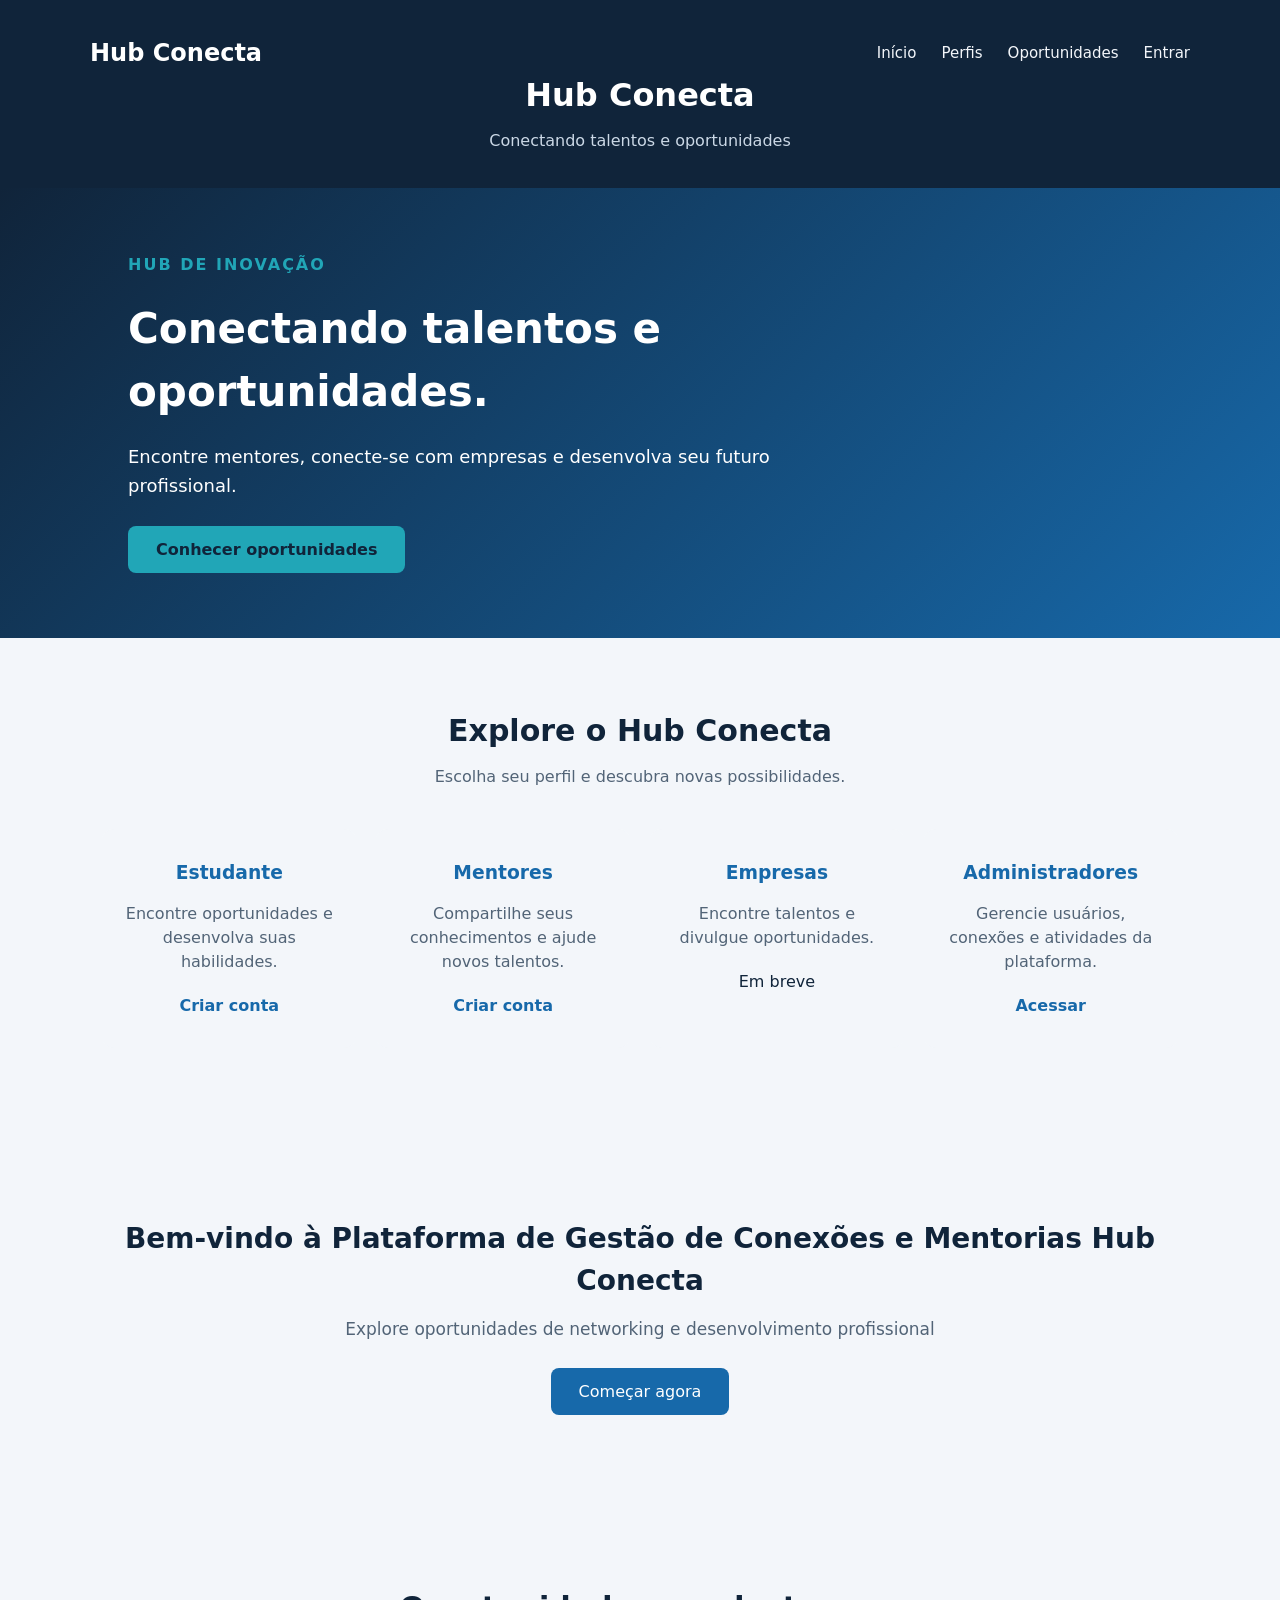
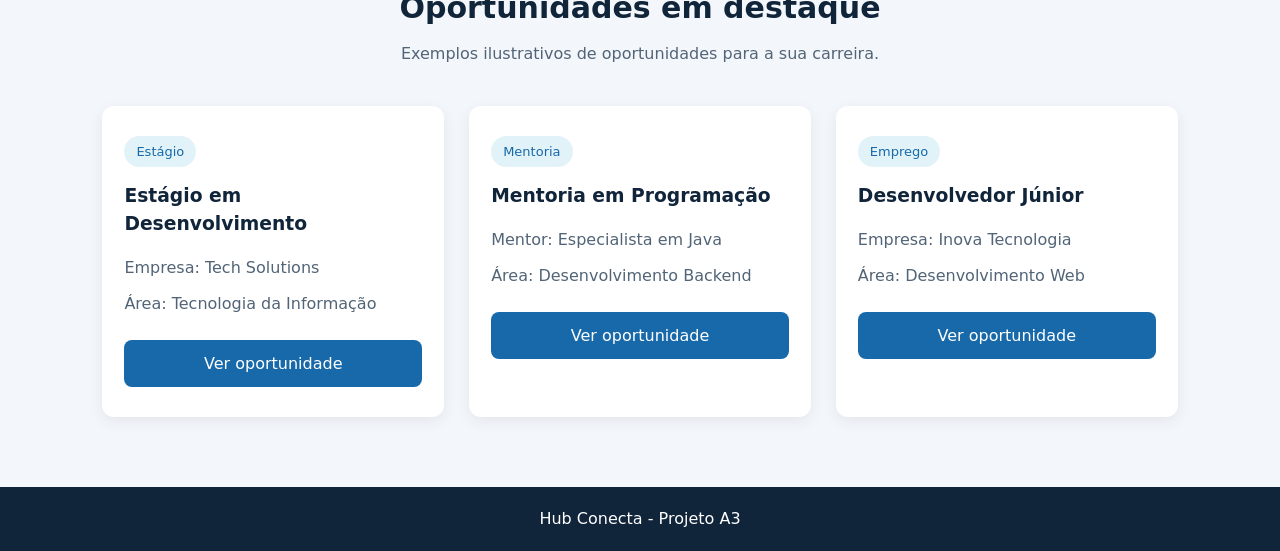
<file: frontend/index.html>
<!DOCTYPE html>
<html lang="pt-BR">
<head>
    <meta charset="UTF-8">
    <meta name="viewport" content="width=device-width, initial-scale=1.0">
    <title>Hub Conecta | Gestão de Conexões e Mentorias</title>
    <link rel="stylesheet" href="style.css">
</head>
<body>

    <header>
        <nav class="menu">
            <h2>Hub Conecta</h2>
            <ul>
                <li><a href="index.html">Início</a></li>
                <li><a href="#perfis">Perfis</a></li>
                <li><a href="#oportunidades">Oportunidades</a></li>
                <li><a href="login.html">Entrar</a></li>
            </ul>
        </nav>
        <h1>Hub Conecta</h1>
        <p>Conectando talentos e oportunidades</p>
    </header>

    <section class="inicio">
        <div class="inicio-conteudo">
            <span>HUB DE INOVAÇÃO</span>

            <h2>Conectando talentos e oportunidades.</h2>

            <p>
                Encontre mentores, conecte-se com empresas
                e desenvolva seu futuro profissional.
            </p>

            <button type="button" onclick="location.href='#oportunidades'">Conhecer oportunidades</button>
        </div>
    </section>

    <section class="perfis" id="perfis">
        <h2>Explore o Hub Conecta</h2>
        <p class="subtitulo">
            Escolha seu perfil e descubra novas possibilidades.
        </p>
        <div class="perfis-container">

            <div class="perfil-card">
                <h3>Estudante</h3>
                <p>Encontre oportunidades e desenvolva suas habilidades.</p>
                <a href="cadastro.html">Criar conta</a>
            </div>

            <div class="perfil-card">
                <h3>Mentores</h3>
                <p>Compartilhe seus conhecimentos e ajude novos talentos.</p>
                <a href="cadastro.html">Criar conta</a>
            </div>

            <div class="perfil-card">
                <h3>Empresas</h3>
                <p>Encontre talentos e divulgue oportunidades.</p>
                <span>Em breve</span>
            </div>

            <div class="perfil-card">
                <h3>Administradores</h3>
                <p>Gerencie usuários, conexões e atividades da plataforma.</p>
                <a href="login.html">Acessar</a>
            </div>

        </div>
    </section>

    <main>
        <h2>Bem-vindo à Plataforma de Gestão de Conexões e Mentorias Hub Conecta</h2>
        <p>Explore oportunidades de networking e desenvolvimento profissional</p>

        <button type="button" onclick="location.href='cadastro.html'">Começar agora</button>
    </main>

    <section class="oportunidades" id="oportunidades">
        <h2>Oportunidades em destaque</h2>
        <p class="subtitulo">
            Exemplos ilustrativos de oportunidades para a sua carreira.
        </p>
        <div class="oportunidades-container" id="listaOportunidades">

            <div class="oportunidade-card">
                <span class="categoria">Estágio</span>
                <h3>Estágio em Desenvolvimento</h3>
                <p>Empresa: Tech Solutions</p>
                <p>Área: Tecnologia da Informação</p>
                <button type="button">Ver oportunidade</button>
            </div>

            <div class="oportunidade-card">
                <span class="categoria">Mentoria</span>
                <h3>Mentoria em Programação</h3>
                <p>Mentor: Especialista em Java</p>
                <p>Área: Desenvolvimento Backend</p>
                <button type="button">Ver oportunidade</button>
            </div>

            <div class="oportunidade-card">
                <span class="categoria">Emprego</span>
                <h3>Desenvolvedor Júnior</h3>
                <p>Empresa: Inova Tecnologia</p>
                <p>Área: Desenvolvimento Web</p>
                <button type="button">Ver oportunidade</button>
            </div>

        </div>
    </section>

    <footer>
        <p>Hub Conecta - Projeto A3</p>
    </footer>

    <script src="app.js"></script>

</body>
</html>
</file>
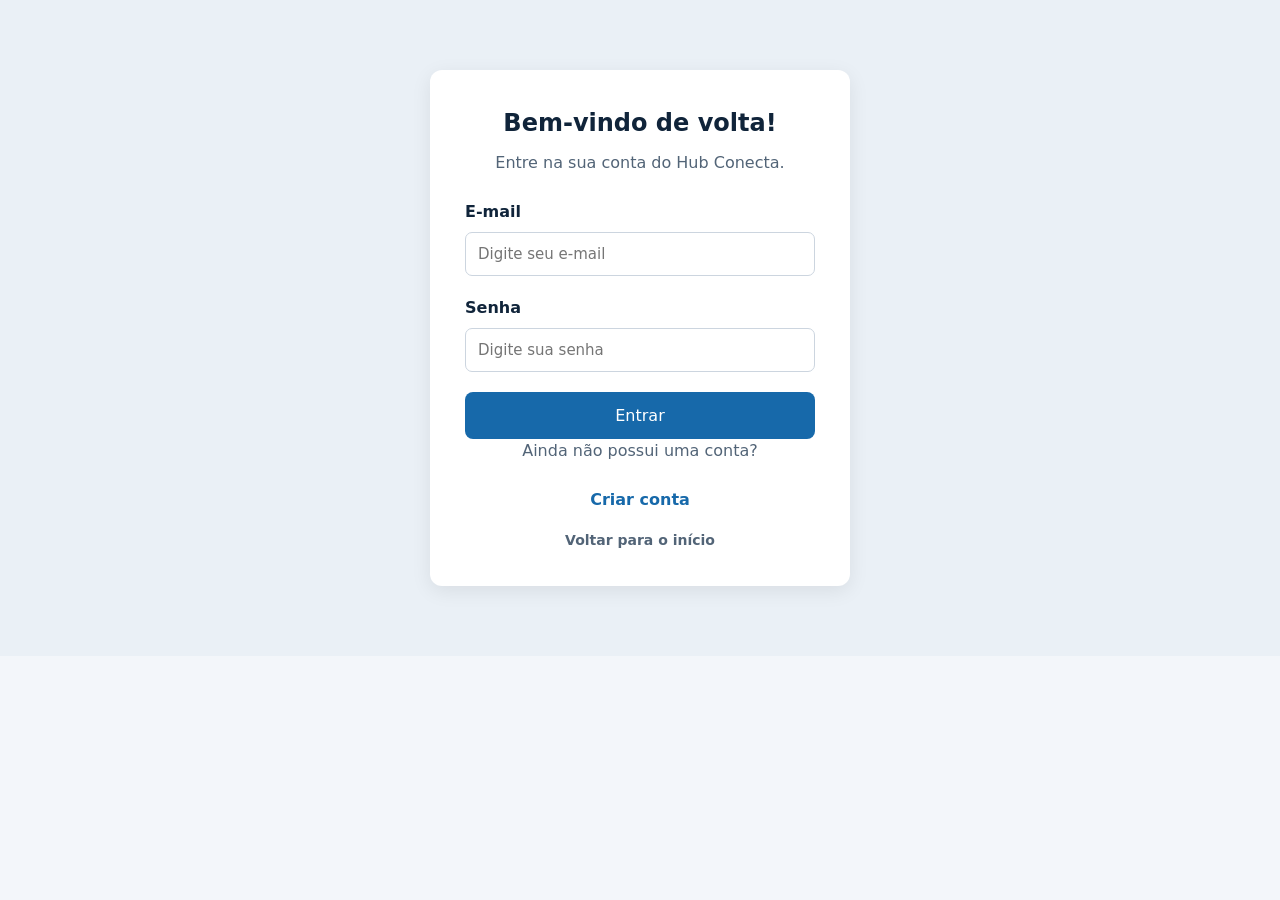
<file: frontend/administrador.html>
<!DOCTYPE html>
<html lang="pt-BR">
<head>
    <meta charset="UTF-8">
    <meta name="viewport" content="width=device-width, initial-scale=1.0">
    <title>Administração | Hub Conecta</title>
    <link rel="stylesheet" href="style.css">
</head>

<body data-perfil="administrador">

    <header class="menu">
        <h2>Hub Conecta</h2>
        <a href="#" onclick="sair(); return false;">Sair</a>
    </header>

    <main class="inicio">
        <h1>Painel Administrativo</h1>
        <p id="mensagemBoasVindas">Bem-vindo ao Hub Conecta!</p>
        <p>Gerencie usuários, mentorias e oportunidades.</p>
    </main>

    <section class="perfis">

        <div class="card">
            <h2>Usuários</h2>
            <p>Gerencie os usuários cadastrados.</p>
        </div>

        <div class="card">
            <h2>Mentorias</h2>
            <p>Acompanhe as mentorias da plataforma.</p>
        </div>

        <div class="card">
            <h2>Oportunidades</h2>
            <p>Gerencie as oportunidades disponíveis.</p>
        </div>

    </section>
    <section class="projetos"> <!-- Vitrine com os projetos dos estudantes (somente leitura) -->
        <h2>Vitrine de projetos</h2>
        <div id="listaVitrine" class="lista-projetos">Carregando...</div>
    </section>
    <script src="app.js"></script>

</body>
</html>
</file>
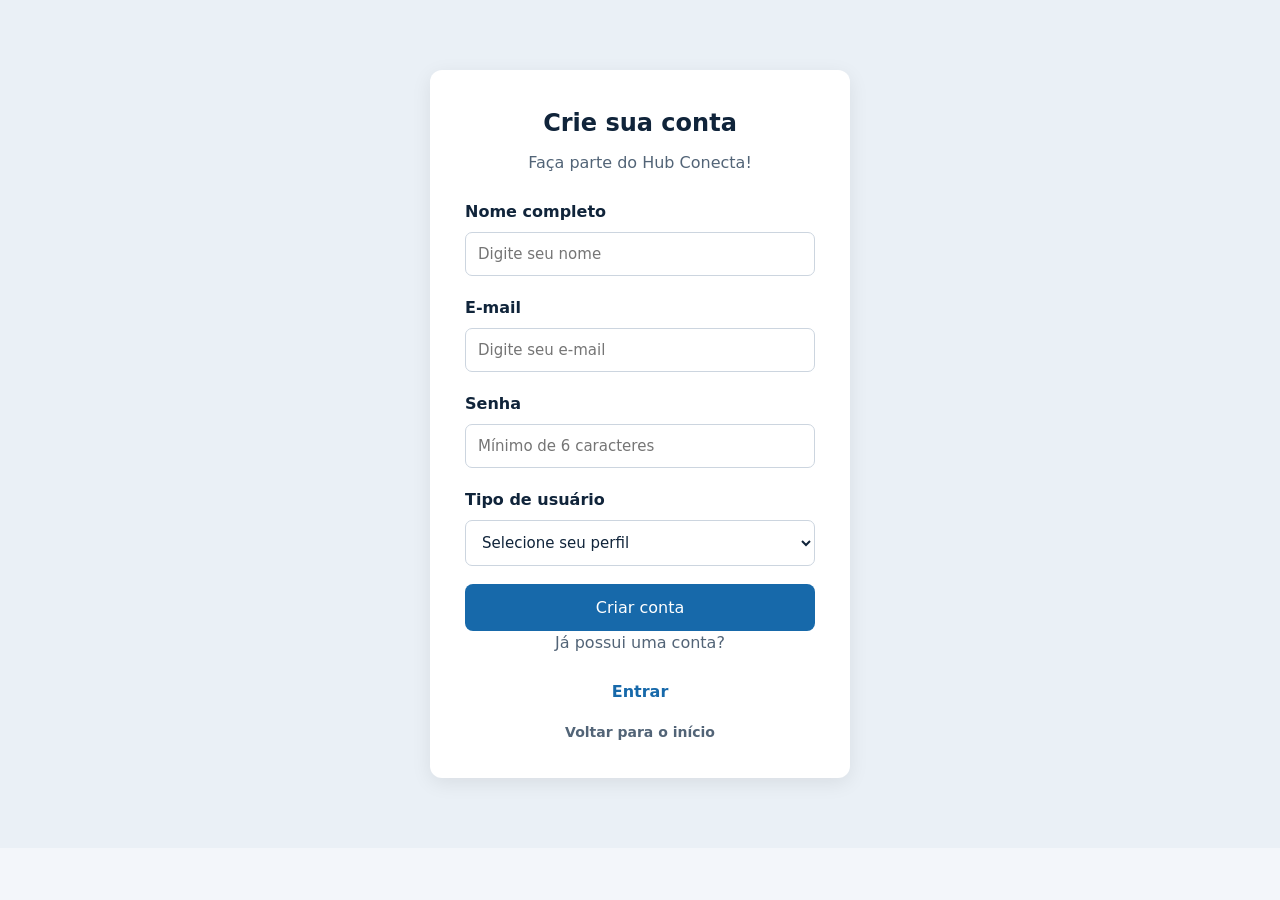
<file: frontend/cadastro.html>
<!DOCTYPE html>
<html lang="pt-BR">
<head>
    <meta charset="UTF-8">
    <meta name="viewport" content="width=device-width, initial-scale=1.0">
    <title>Cadastro | Hub Conecta</title>
    <link rel="stylesheet" href="style.css">
</head>

<body>

    <section class="login pagina-acesso">
        <div class="login-card">

            <h2>Crie sua conta</h2>
            <p>Faça parte do Hub Conecta!</p>

            <form id="formCadastro">

                <label for="nomeCadastro">Nome completo</label>
                <input type="text" id="nomeCadastro"
                    placeholder="Digite seu nome" required>

                <label for="emailCadastro">E-mail</label>
                <input type="email" id="emailCadastro"
                    placeholder="Digite seu e-mail" required>

                <!-- minlength/maxlength espelham a regra do back-end (6 a 72 caracteres) -->
                <label for="senhaCadastro">Senha</label>
                <input type="password" id="senhaCadastro"
                    minlength="6" maxlength="72"
                    placeholder="Mínimo de 6 caracteres" required>

                <!-- Só perfis com tela própria. O perfil "Empresa" será adicionado quando existir. -->
                <label for="tipoUsuario">Tipo de usuário</label>
                <select id="tipoUsuario" required>
                    <option value="">Selecione seu perfil</option>
                    <option value="estudante">Estudante</option>
                    <option value="mentor">Mentor</option>
                </select>

                <button type="submit">Criar conta</button>

            </form>

            <p>Já possui uma conta?</p>

            <a href="login.html" class="link-acesso">
                Entrar
            </a>

            <a href="index.html" class="voltar">
                Voltar para o início
            </a>

        </div>
    </section>
<script src="app.js"></script>
</body>
</html>
</file>
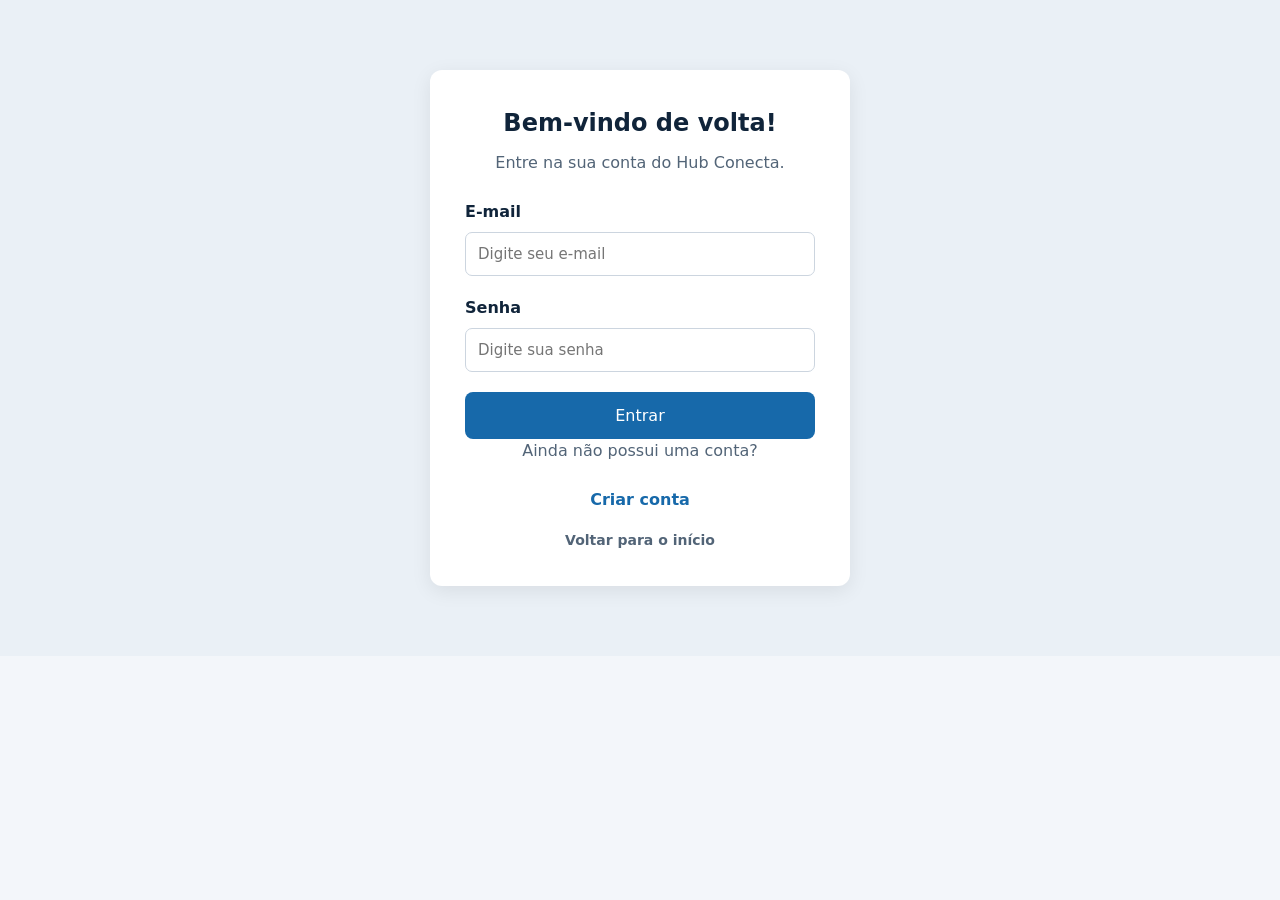
<file: frontend/estudante.html>
<!DOCTYPE html>
<html lang="pt-BR">
<head>
    <meta charset="UTF-8">
    <meta name="viewport" content="width=device-width, initial-scale=1.0">
    <title>Área do Estudante | Hub Conecta</title>
    <link rel="stylesheet" href="style.css">
</head>

<body data-perfil="estudante">

    <header class="menu">
        <h2>Hub Conecta</h2>
        <a href="#" onclick="sair(); return false;">Sair</a>
    </header>

    <main class="inicio">
        <h1>Área do Estudante</h1>
        <p id="mensagemBoasVindas">Bem-vindo ao Hub Conecta!</p>
        <p>Aqui você poderá encontrar mentores,
        oportunidades e novas conexões.</p>
    </main>

    <section class="perfis">
        <div class="card">
            <h2>Mentorias</h2>
            <p>Encontre profissionais para orientar seu desenvolvimento.</p>
        </div>

        <div class="card">
            <h2>Oportunidades</h2>
            <p>Descubra estágios e oportunidades profissionais.</p>
        </div>

        <div class="card">
            <h2>Conexões</h2>
            <p>Conecte-se com empresas e outros estudantes.</p>
        </div>
    </section>
    <section class="projetos"> <!-- Formulário para o estudante cadastrar um novo projeto -->
        <h2>Cadastrar novo projeto</h2>

        <form id="formProjeto" class="form-projeto">
            <label for="tituloProjeto">Título</label>
            <input type="text" id="tituloProjeto" maxlength="150"
                placeholder="Nome do projeto" required>

            <label for="descricaoProjeto">Descrição</label>
            <textarea id="descricaoProjeto" maxlength="1000" rows="4"
                placeholder="Conte sobre o seu projeto" required></textarea>

            <label for="areaProjeto">Área</label>
            <select id="areaProjeto" required>
                <option value="">Selecione</option>
                <option value="Tecnologia">Tecnologia</option>
                <option value="Saúde">Saúde</option>
                <option value="Educação">Educação</option>
                <option value="Engenharia">Engenharia</option>
                <option value="Outra">Outra</option>
            </select>

            <button type="submit">Cadastrar projeto</button>
        </form>
    </section>

    <!-- Projetos do próprio estudante (filtrados por autorEmail) -->
    <section class="projetos">
        <h2>Meus projetos</h2>
        <div id="listaMeusProjetos" class="lista-projetos">Carregando...</div>
    </section>

    <!-- Vitrine com os projetos de todos os estudantes -->
    <section class="projetos">
        <h2>Vitrine de projetos</h2>
        <div id="listaVitrine" class="lista-projetos">Carregando...</div>
    </section>
<script src="app.js"></script>
</body>
</html>
</file>
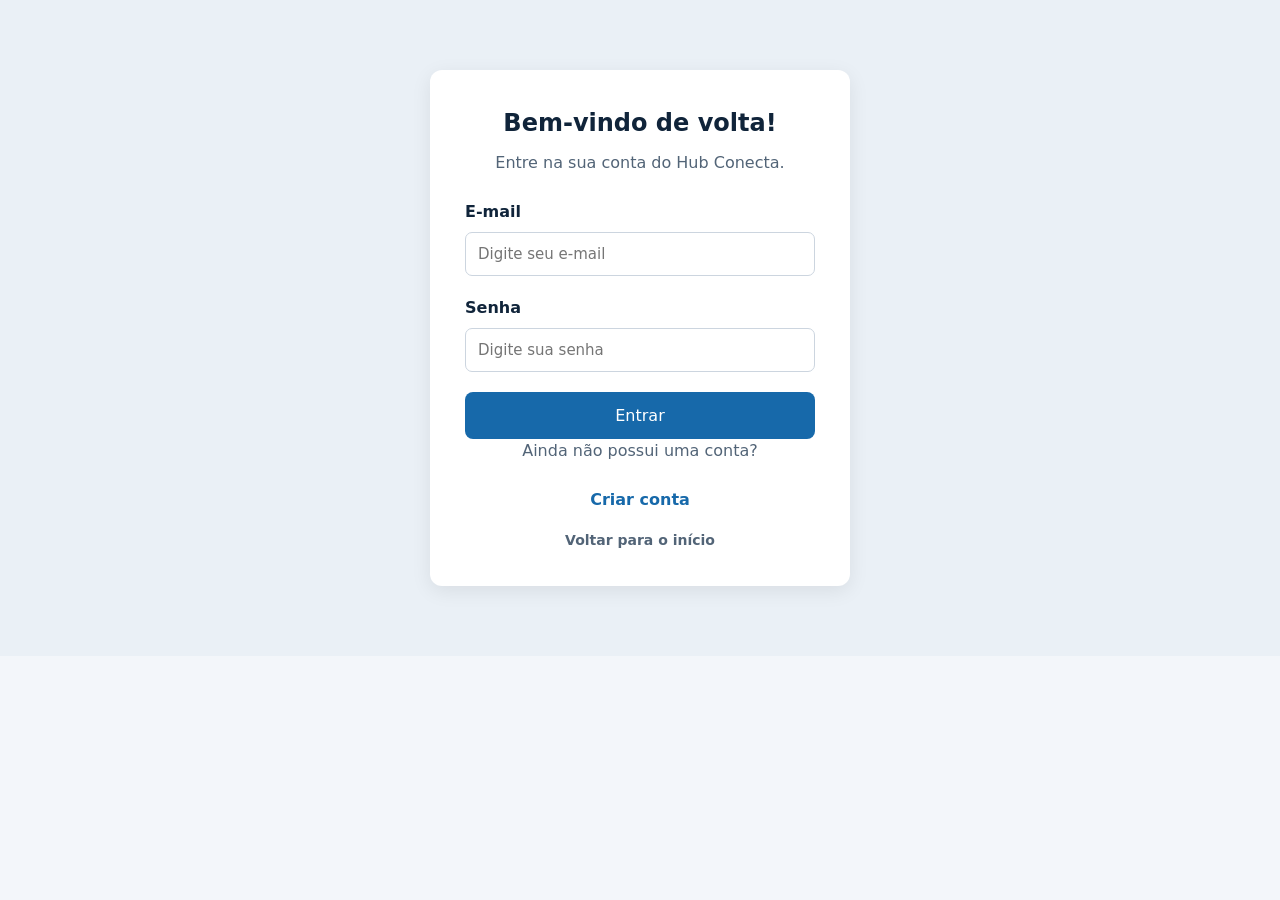
<file: frontend/mentor.html>
<!DOCTYPE html>
<html lang="pt-BR">
<head>
    <meta charset="UTF-8">
    <meta name="viewport" content="width=device-width, initial-scale=1.0">
    <title>Área do Mentor | Hub Conecta</title>
    <link rel="stylesheet" href="style.css">
</head>

<body data-perfil="mentor">

    <header class="menu">
        <h2>Hub Conecta</h2>
        <a href="#" onclick="sair(); return false;">Sair</a>
    </header>

    <main class="inicio">
        <h1>Área do Mentor</h1>
        <p id="mensagemBoasVindas">Bem-vindo ao Hub Conecta!</p>
        <p>Compartilhe seus conhecimentos e ajude estudantes
        a desenvolver suas carreiras.</p>
    </main>

    <section class="perfis">

        <div class="card">
            <h2>Minhas mentorias</h2>
            <p>Gerencie suas mentorias.</p>
        </div>

        <div class="card">
            <h2>Estudantes</h2>
            <p>Conheça estudantes interessados em orientação.</p>
        </div>

        <div class="card">
            <h2>Meu perfil</h2>
            <p>Apresente suas experiências profissionais.</p>
        </div>

    </section>
    <section class="projetos"> <!-- Vitrine com os projetos dos estudantes (somente leitura) -->
        <h2>Vitrine de projetos</h2>
        <div id="listaVitrine" class="lista-projetos">Carregando...</div>
    </section>

    <script src="app.js"></script>

</body>
</html>
</file>
<file: frontend/style.css>
/* Organização:
   1. Variáveis e base
   2. Cabeçalho, menu e rodapé
   3. Botões
   4. Página inicial (index)
   5. Login e cadastro
   6. Áreas logadas (estudante, mentor, administrador)
   7. Vitrine de projetos
   8. Responsividade
 */


/* 1. VARIÁVEIS E BASE */
:root {
    --azul-escuro: #10243a;
    --azul: #1769aa;
    --azul-hover: #0f4f82;      /* hover dos botões: contraste bom com texto branco */
    --turquesa: #21a6b7;
    --turquesa-claro: #5ccbd9;  /* hover do botão turquesa */
    --fundo: #f3f6fa;
    --fundo-alt: #eaf0f6;
    --branco: #ffffff;
    --texto-suave: #526477;
    --borda: #ccd5df;
    --destaque-suave: #e1f3f8;

    --raio: 12px;
    --sombra: 0 4px 15px rgba(0, 0, 0, 0.07);
}

* {
    margin: 0;
    padding: 0;
    box-sizing: border-box;
}

body {
    font-family: system-ui, -apple-system, "Segoe UI", Roboto, Arial, sans-serif;
    background-color: var(--fundo);
    color: var(--azul-escuro);
    line-height: 1.5;
}

/* Foco visível ao navegar pelo teclado (acessibilidade) */
:focus-visible {
    outline: 3px solid var(--azul-hover);
    outline-offset: 2px;
}

/* Em fundos escuros, o contorno precisa ser claro para aparecer */
header :focus-visible,
.inicio :focus-visible,
footer :focus-visible {
    outline-color: var(--turquesa);
}

/* Respeita quem desativou animações no sistema */
@media (prefers-reduced-motion: reduce) {
    * {
        transition: none !important;
        animation: none !important;
    }
}

/* Conteúdo principal */
main {
    max-width: 1100px;
    margin: 60px auto;
    padding: 40px 20px;
    text-align: center;
}

main h2 {
    font-size: 28px;
    margin-bottom: 15px;
}

main p {
    color: var(--texto-suave);
    font-size: 17px;
    margin-bottom: 25px;
}


/* 2. CABEÇALHO, MENU E RODAPÉ */
header {
    background-color: var(--azul-escuro);
    color: white;
    text-align: center;
    padding: 35px 20px;
}

header h1 {
    font-size: 32px;
    margin-bottom: 10px;
}

header p {
    color: #cbd8e6;
    font-size: 16px;
}

footer {
    background-color: var(--azul-escuro);
    color: white;
    text-align: center;
    padding: 20px;
}

.menu {
    display: flex;
    justify-content: space-between;
    align-items: center;
    max-width: 1100px;
    margin: auto;
}

.menu ul {
    display: flex;
    list-style: none;
    gap: 25px;
}

.menu a {
    color: var(--fundo);
    text-decoration: none;
    font-size: 15px;
}

.menu a:hover {
    color: var(--turquesa);
}

/* Nas áreas logadas o <header> também tem a classe .menu.
   Sem este ajuste, a barra escura ficava limitada a 1100px de largura.
   Agora a barra ocupa a tela toda e o conteúdo continua alinhado em 1100px. */
header.menu {
    max-width: none;
    margin: 0;
    padding: 20px max(20px, calc((100% - 1100px) / 2));
}


/* 3. BOTÕES */
button {
    background-color: var(--azul);
    color: white;
    border: none;
    padding: 14px 28px;
    border-radius: 8px;
    font-size: 16px;
    font-family: inherit;
    cursor: pointer;
    transition: background-color 0.2s ease;
}

/* Antes o hover era turquesa com texto branco (contraste baixo, difícil de ler) */
button:hover {
    background-color: var(--azul-hover);
}


/* 4. PÁGINA INICIAL (index) */
.inicio {
    min-height: 450px;
    display: flex;
    align-items: center;
    padding: 60px 10%;
    background: linear-gradient(135deg, var(--azul-escuro), var(--azul));
    color: white;
}

.inicio-conteudo {
    max-width: 650px;
}

.inicio-conteudo span {
    color: var(--turquesa);
    font-weight: bold;
    letter-spacing: 2px;
}

.inicio-conteudo h2 {
    font-size: 42px;
    margin: 20px 0;
}

.inicio-conteudo p {
    font-size: 18px;
    line-height: 1.6;
    margin-bottom: 25px;
}

/* Texto escuro sobre turquesa: contraste adequado (o branco não passava) */
.inicio-conteudo button {
    background-color: var(--turquesa);
    color: var(--azul-escuro);
    font-weight: bold;
}

.inicio-conteudo button:hover {
    background-color: var(--turquesa-claro);
}

/* Área dos perfis */
.perfis {
    padding: 70px 8%;
    text-align: center;
}

.perfis h2 {
    font-size: 30px;
    margin-bottom: 12px;
}

.subtitulo {
    color: var(--texto-suave);
    margin-bottom: 40px;
}

.perfis-container {
    display: grid;
    grid-template-columns: repeat(4, 1fr);
    gap: 20px;
}

.perfil-card {
    background-color: var(--fundo);
    padding: 30px 20px;
    border-radius: var(--raio);
    transition: transform 0.3s ease;
}

.perfil-card:hover {
    transform: translateY(-6px);
}

.perfil-card h3 {
    margin-bottom: 15px;
    color: var(--azul);
}

.perfil-card p {
    color: var(--texto-suave);
    line-height: 1.5;
    margin-bottom: 20px;
}

.perfil-card a {
    color: var(--azul);
    text-decoration: none;
    font-weight: bold;
}

/* Seção de oportunidades */
.oportunidades {
    padding: 70px 8%;
    background-color: var(--fundo);
    text-align: center;
}

.oportunidades h2 {
    font-size: 30px;
    margin-bottom: 12px;
}

.oportunidades-container {
    display: grid;
    grid-template-columns: repeat(3, 1fr);
    gap: 25px;
    margin-top: 35px;
}

.oportunidade-card {
    background-color: var(--branco);
    padding: 30px 22px;
    border-radius: var(--raio);
    text-align: left;
    box-shadow: var(--sombra);
}

.categoria {
    display: inline-block;
    background-color: var(--destaque-suave);
    color: var(--azul);
    padding: 6px 12px;
    border-radius: 20px;
    font-size: 13px;
    margin-bottom: 15px;
}

.oportunidade-card h3 {
    margin-bottom: 18px;
    color: var(--azul-escuro);
}

.oportunidade-card p {
    color: var(--texto-suave);
    margin-bottom: 12px;
}

.oportunidade-card button {
    margin-top: 12px;
    width: 100%;
}


/* 5. LOGIN E CADASTRO */
.login {
    padding: 70px 20px;
    background-color: var(--fundo-alt);
    display: flex;
    justify-content: center;
}

.pagina-acesso {
    display: flex;
}

.login-card {
    background-color: var(--branco);
    width: 100%;
    max-width: 420px;
    padding: 35px;
    border-radius: var(--raio);
    box-shadow: 0 5px 20px rgba(0, 0, 0, 0.08);
}

.login-card h2 {
    text-align: center;
    margin-bottom: 10px;
}

.login-card p {
    text-align: center;
    color: var(--texto-suave);
    margin-bottom: 25px;
}

.login-card label {
    display: block;
    margin-bottom: 8px;
    font-weight: bold;
}

.login-card input,
.login-card select {
    display: block;
    width: 100%;
    padding: 12px;
    border: 1px solid var(--borda);
    border-radius: 7px;
    background-color: var(--branco);
    color: var(--azul-escuro);
    font-family: inherit;
    font-size: 15px;
}

.login-card input {
    margin-bottom: 20px;
}

.login-card select {
    margin: 8px 0 18px;
    cursor: pointer;
}

/* Campo em foco: borda azul + contorno (antes o contorno era removido por completo) */
.login-card input:focus,
.login-card select:focus {
    border-color: var(--azul);
    outline: 2px solid var(--azul);
    outline-offset: 0;
}

.login-card button {
    width: 100%;
}

/* Links da área de acesso */
.link-acesso,
.voltar {
    display: block;
    text-align: center;
    text-decoration: none;
    margin-top: 18px;
    color: var(--azul);
    font-weight: bold;
}

.voltar {
    color: var(--texto-suave);
    font-size: 14px;
}


/* ============================================================
   6. ÁREAS LOGADAS (estudante, mentor, administrador)
   Todos os estilos desta seção começam com body[data-perfil],
   atributo que só existe nessas três páginas. Assim, a página
   inicial, o login e o cadastro não são afetados.
   ============================================================ */

/* Faixa de boas-vindas: título e textos empilhados e legíveis sobre o fundo escuro */
body[data-perfil] .inicio {
    flex-direction: column;
    align-items: center;
    justify-content: center;
    min-height: 220px;
    margin: 30px auto;
    padding: 40px 6%;
    border-radius: 16px;
}

body[data-perfil] .inicio h1 {
    font-size: 34px;
    margin-bottom: 12px;
}

/* A regra "main p" deixava estes textos cinza sobre fundo escuro (contraste ruim) */
body[data-perfil] .inicio p {
    color: #e6eef7;
    max-width: 650px;
    margin-bottom: 10px;
}

/* Os três cards viram uma grade que se adapta à largura da tela */
body[data-perfil] .perfis {
    display: grid;
    grid-template-columns: repeat(auto-fit, minmax(240px, 1fr));
    gap: 20px;
    max-width: 1100px;
    margin: 0 auto;
    padding: 20px;
}

/* Card genérico (usado nas áreas logadas e nos projetos).
   Antes a classe .card não tinha nenhum estilo. */
.card {
    background-color: var(--branco);
    padding: 24px 22px;
    border-radius: var(--raio);
    box-shadow: var(--sombra);
}

.card h2 {
    font-size: 20px;
    margin-bottom: 10px;
    color: var(--azul);
}

.card p {
    color: var(--texto-suave);
}


/* 7. VITRINE DE PROJETOS */
.projetos {
    max-width: 1100px;
    margin: 40px auto;
    padding: 0 20px;
}

.projetos h2 {
    font-size: 26px;
    margin-bottom: 18px;
}

/* Formulário de novo projeto */
.form-projeto {
    display: flex;
    flex-direction: column;
    gap: 8px;
    max-width: 600px;
    padding: 24px;
    background-color: var(--branco);
    border-radius: var(--raio);
    box-shadow: var(--sombra);
}

.form-projeto label {
    font-weight: bold;
}

.form-projeto input,
.form-projeto textarea,
.form-projeto select {
    width: 100%;
    padding: 12px;
    margin-bottom: 10px;
    border: 1px solid var(--borda);
    border-radius: 7px;
    background-color: var(--branco);
    color: var(--azul-escuro);
    font-family: inherit;
    font-size: 15px;
}

.form-projeto textarea {
    resize: vertical;
}

.form-projeto input:focus,
.form-projeto textarea:focus,
.form-projeto select:focus {
    border-color: var(--azul);
    outline: 2px solid var(--azul);
    outline-offset: 0;
}

/* O botão não precisa esticar a largura toda */
.form-projeto button {
    align-self: flex-start;
}

/* Grade de cards: o navegador decide quantas colunas cabem */
.lista-projetos {
    display: grid;
    grid-template-columns: repeat(auto-fill, minmax(260px, 1fr));
    gap: 16px;
    color: var(--texto-suave); /* cor das mensagens "Carregando..." e "Nenhum projeto..." */
}

.projeto-card {
    display: flex;
    flex-direction: column;
    align-items: flex-start;
    gap: 8px;
    text-align: left;
}

.projeto-card h3 {
    font-size: 18px;
    color: var(--azul-escuro);
    overflow-wrap: anywhere; /* evita estourar o card com títulos longos */
}

.projeto-card p {
    overflow-wrap: anywhere;
}

.projeto-area {
    padding: 3px 12px;
    font-size: 13px;
    border-radius: 999px;
    background-color: var(--destaque-suave);
    color: var(--azul);
}

.projeto-card small {
    margin-top: auto; /* empurra o autor para o rodapé do card */
    color: var(--texto-suave);
}


/* 8. RESPONSIVIDADE */
@media (max-width: 900px) {
    .oportunidades-container,
    .perfis-container {
        grid-template-columns: repeat(2, 1fr);
    }

    .menu {
        flex-direction: column;
        gap: 20px;
    }

    .menu ul {
        flex-wrap: wrap;
        justify-content: center;
    }

    /* No cabeçalho das áreas logadas, título e "Sair" continuam lado a lado */
    header.menu {
        flex-direction: row;
        gap: 12px;
    }
}

@media (max-width: 600px) {
    .oportunidades-container,
    .perfis-container {
        grid-template-columns: 1fr;
    }

    .inicio {
        padding: 50px 25px;
    }

    .inicio-conteudo h2 {
        font-size: 30px;
    }

    .inicio-conteudo p {
        font-size: 16px;
    }

    .perfis {
        padding: 45px 20px;
    }

    body[data-perfil] .inicio {
        margin: 20px 16px;
        padding: 30px 20px;
    }

    body[data-perfil] .inicio h1 {
        font-size: 28px;
    }

    body[data-perfil] .perfis {
        padding: 16px;
    }

    .form-projeto {
        padding: 18px;
    }

    .form-projeto button {
        align-self: stretch; /* botão ocupa a largura toda no celular */
    }
}
</file>
